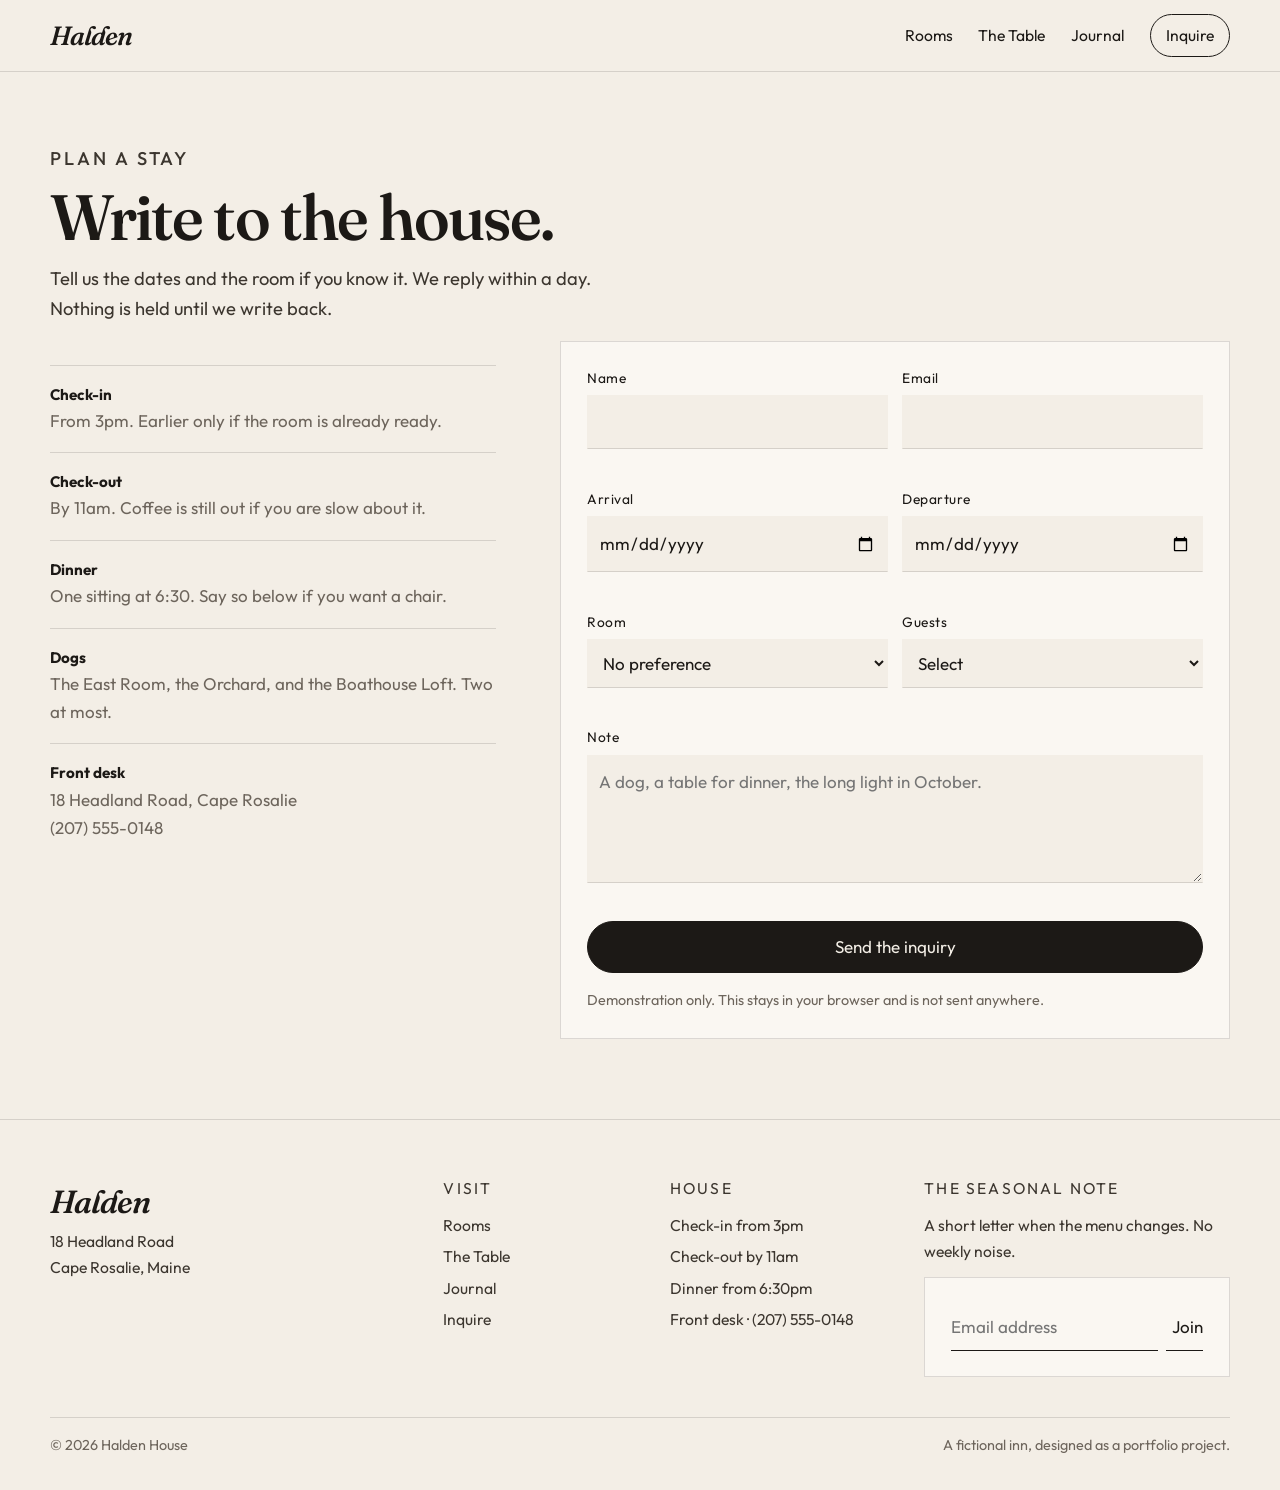
<file: inquire.html>
<!DOCTYPE html>
<html lang="en">

<head>
  <meta charset="utf-8" />
  <meta name="viewport" content="width=device-width, initial-scale=1" />
  <title>Inquire — Halden</title>
  <meta name="description" content="Ask about a room or a table at Halden, a house hotel in Cape Rosalie, Maine." />
  <meta name="theme-color" content="#f3eee6" />
  <link rel="icon" href="favicon.svg" type="image/svg+xml" />
  <link rel="preconnect" href="https://fonts.googleapis.com" />
  <link rel="preconnect" href="https://fonts.gstatic.com" crossorigin />
  <link
    href="https://fonts.googleapis.com/css2?family=Fraunces:ital,opsz,wght@0,9..144,500;0,9..144,560;1,9..144,500;1,9..144,560&family=Outfit:wght@400;500&display=swap"
    rel="stylesheet" />
  <link rel="stylesheet" href="css/styles.css" />
</head>

<body class="inner">
  <a class="skip" href="#main">Skip to content</a>
  <header class="site-header" data-header>
    <div class="header-inner">
      <a class="wordmark" href="index.html">Halden</a>
      <button class="nav-toggle" type="button" aria-expanded="false" aria-controls="site-nav" data-nav-toggle>
        <span class="nav-toggle-lines" aria-hidden="true"></span>
        <span class="sr-only">Menu</span>
      </button>
      <nav class="site-nav" id="site-nav" data-nav>
        <a href="rooms.html">Rooms</a>
        <a href="table.html">The Table</a>
        <a href="journal.html">Journal</a>
        <a class="nav-cta" href="inquire.html" aria-current="page">Inquire</a>
      </nav>
    </div>
  </header>

  <main id="main">
    <header class="masthead">
      <div class="wrap">
        <p class="eyebrow">Plan a stay</p>
        <h1>Write to the house.</h1>
        <p>Tell us the dates and the room if you know it. We reply within a day. Nothing is held until we write back.
        </p>
      </div>
    </header>

    <div class="wrap inquire-grid">
      <aside>
        <div class="facts-stack">
          <div>
            <strong>Check-in</strong>
            <span>From 3pm. Earlier only if the room is already ready.</span>
          </div>
          <div>
            <strong>Check-out</strong>
            <span>By 11am. Coffee is still out if you are slow about it.</span>
          </div>
          <div>
            <strong>Dinner</strong>
            <span>One sitting at 6:30. Say so below if you want a chair.</span>
          </div>
          <div>
            <strong>Dogs</strong>
            <span>The East Room, the Orchard, and the Boathouse Loft. Two at most.</span>
          </div>
          <div>
            <strong>Front desk</strong>
            <span>18 Headland Road, Cape Rosalie<br />(207) 555-0148</span>
          </div>
        </div>
      </aside>

      <div>
        <form data-inquiry novalidate>
          <div class="field-row">
            <div class="field">
              <label for="name">Name</label>
              <input id="name" name="name" type="text" autocomplete="name" required />
              <p class="error"></p>
            </div>
            <div class="field">
              <label for="email">Email</label>
              <input id="email" name="email" type="email" autocomplete="email" required />
              <p class="error"></p>
            </div>
          </div>
          <div class="field-row">
            <div class="field">
              <label for="arrival">Arrival</label>
              <input id="arrival" name="arrival" type="date" required />
              <p class="error"></p>
            </div>
            <div class="field">
              <label for="departure">Departure</label>
              <input id="departure" name="departure" type="date" required />
              <p class="error"></p>
            </div>
          </div>
          <div class="field-row">
            <div class="field">
              <label for="room">Room</label>
              <select id="room" name="room">
                <option value="">No preference</option>
                <option value="east">The East Room</option>
                <option value="widows-walk">The Widow’s Walk</option>
                <option value="library">The Library</option>
                <option value="boathouse">The Boathouse Loft</option>
                <option value="orchard">The Orchard</option>
                <option value="captain">The Captain’s Suite</option>
              </select>
              <p class="error"></p>
            </div>
            <div class="field">
              <label for="guests">Guests</label>
              <select id="guests" name="guests" required>
                <option value="">Select</option>
                <option value="1">1</option>
                <option value="2">2</option>
                <option value="3">3</option>
              </select>
              <p class="error"></p>
            </div>
          </div>
          <div class="field">
            <label for="message">Note</label>
            <textarea id="message" name="message"
              placeholder="A dog, a table for dinner, the long light in October."></textarea>
            <p class="error"></p>
          </div>
          <button class="btn" type="submit">Send the inquiry</button>
          <p class="form-note">Demonstration only. This stays in your browser and is not sent anywhere.</p>
        </form>

        <div class="success" data-success>
          <p class="eyebrow">Received</p>
          <h2>We have your note.</h2>
          <p>In a working inn this would reach the front desk, and someone would write back within a day. This one is a
            portfolio demo, so the message stopped here.</p>
          <p style="margin-top: 1.25rem"><a class="text-link" href="rooms.html">Look at the rooms again</a></p>
        </div>
      </div>
    </div>
  </main>

  <footer class="site-footer">
    <div class="wrap footer-grid">
      <div>
        <h2>Halden</h2>
        <p>18 Headland Road<br />Cape Rosalie, Maine</p>
      </div>
      <div>
        <p class="footer-title">Visit</p>
        <ul>
          <li><a href="rooms.html">Rooms</a></li>
          <li><a href="table.html">The Table</a></li>
          <li><a href="journal.html">Journal</a></li>
          <li><a href="inquire.html">Inquire</a></li>
        </ul>
      </div>
      <div>
        <p class="footer-title">House</p>
        <ul>
          <li>Check-in from 3pm</li>
          <li>Check-out by 11am</li>
          <li>Dinner from 6:30pm</li>
          <li>Front desk · (207) 555-0148</li>
        </ul>
      </div>
      <div>
        <p class="footer-title">The seasonal note</p>
        <p>A short letter when the menu changes. No weekly noise.</p>
        <form class="newsletter" data-newsletter>
          <label class="sr-only" for="footer-email">Email</label>
          <input id="footer-email" type="email" required placeholder="Email address" />
          <button type="submit">Join</button>
        </form>
        <p class="form-note" data-newsletter-note></p>
      </div>
    </div>
    <div class="wrap legal">
      <span>© <span data-year>2026</span> Halden House</span>
      <span>A fictional inn, designed as a portfolio project.</span>
    </div>
  </footer>
  <script src="js/main.js"></script>
</body>

</html>
</file>
<file: css/styles.css>
:root {
  --paper: #f3eee6;
  --paper-deep: #e6dfd3;
  --ink: #1c1916;
  --ink-soft: #3c362f;
  --muted: #6d655c;
  --line: rgba(28, 25, 22, 0.14);
  --clay: #8d3428;
  --moss: #314033;
  --white: #faf7f2;
  --serif: "Fraunces", "Iowan Old Style", Palatino, Georgia, serif;
  --sans: "Outfit", "Avenir Next", "Segoe UI", sans-serif;
  --header: 4.5rem;
  --max: 1180px;
  --shadow: 0 24px 60px rgba(28, 25, 22, 0.12);
}

*,
*::before,
*::after {
  box-sizing: border-box;
}

html {
  scroll-behavior: smooth;
  scroll-padding-top: calc(var(--header) + 1rem);
}

body {
  margin: 0;
  background: var(--paper);
  color: var(--ink);
  font-family: var(--sans);
  font-size: 1.0625rem;
  font-weight: 400;
  line-height: 1.65;
  text-rendering: optimizeLegibility;
  overflow-wrap: break-word;
}

body.nav-open {
  overflow: hidden;
}

body.nav-open .site-header {
  color: var(--ink);
}

img {
  max-width: 100%;
  display: block;
}

a {
  color: inherit;
}

button,
input,
select,
textarea {
  font: inherit;
  color: inherit;
}

h1,
h2,
h3,
h4,
p,
figure,
blockquote {
  margin: 0;
}

ul,
ol {
  margin: 0;
  padding: 0;
}

h1,
h2,
h3,
.wordmark,
.pull blockquote,
.dish h3,
.room h2,
.article-title {
  font-family: var(--serif);
  font-weight: 560;
  letter-spacing: -0.03em;
}

::selection {
  background: #e4c4b6;
  color: var(--ink);
}

:focus-visible {
  outline: 2px solid var(--clay);
  outline-offset: 3px;
}

.sr-only {
  position: absolute;
  width: 1px;
  height: 1px;
  padding: 0;
  margin: -1px;
  overflow: hidden;
  clip: rect(0, 0, 0, 0);
  white-space: nowrap;
  border: 0;
}

.skip {
  position: absolute;
  left: 1rem;
  top: -4rem;
  z-index: 80;
  background: var(--ink);
  color: var(--paper);
  padding: 0.6rem 0.9rem;
  text-decoration: none;
}

.skip:focus {
  top: 0.75rem;
}

.wrap {
  width: min(var(--max), calc(100% - 2.5rem));
  margin-inline: auto;
}

.story-grid > *,
.split > *,
.journal-feature > *,
.inquire-grid > *,
.two-col > *,
.note-block > *,
.footer-grid > *,
.room > *,
.room-grid > *,
.journal-grid > * {
  min-width: 0;
}

.eyebrow {
  margin: 0 0 0.75rem;
  font-size: 0.75rem;
  font-weight: 500;
  letter-spacing: 0.16em;
  text-transform: uppercase;
  color: var(--muted);
}

.lede {
  font-size: 1.125rem;
  color: var(--ink-soft);
  max-width: 42rem;
}

.section {
  padding: clamp(4.5rem, 8vw, 7.5rem) 0;
}

.section-head {
  display: flex;
  justify-content: space-between;
  align-items: flex-end;
  flex-wrap: wrap;
  gap: 1rem 1.5rem;
  margin-bottom: 2.5rem;
}

.section-head h2,
.masthead h1,
.band h2 {
  font-size: clamp(2.4rem, 5vw, 4.4rem);
  line-height: 0.96;
  font-weight: 560;
}

.text-link {
  display: inline-flex;
  align-items: center;
  gap: 0.45rem;
  color: var(--ink);
  text-decoration: none;
  border-bottom: 1px solid var(--ink);
  padding-bottom: 0.1rem;
  font-size: 0.95rem;
}

.text-link svg,
.btn svg {
  width: 16px;
  height: 16px;
  flex: none;
}

.btn {
  display: inline-flex;
  align-items: center;
  justify-content: center;
  gap: 0.55rem;
  min-height: 3rem;
  padding: 0.7rem 1.25rem;
  border-radius: 999px;
  border: 1px solid var(--ink);
  background: var(--ink);
  color: var(--paper);
  text-decoration: none;
  cursor: pointer;
  transition: transform 0.2s ease, background 0.2s ease, color 0.2s ease;
}

.btn:hover {
  transform: translateY(-1px);
  background: var(--clay);
  border-color: var(--clay);
}

.btn-ghost {
  background: transparent;
  color: inherit;
}

.btn-ghost:hover {
  background: var(--ink);
  color: var(--paper);
  border-color: var(--ink);
}

.site-header {
  position: fixed;
  inset: 0 0 auto 0;
  z-index: 50;
  height: var(--header);
  color: var(--paper);
  transition: background 0.25s ease, color 0.25s ease, border-color 0.25s ease;
}

body.inner .site-header,
.site-header.is-scrolled {
  background: var(--paper);
  color: var(--ink);
  border-bottom: 1px solid var(--line);
}

.header-inner {
  height: 100%;
  width: min(var(--max), calc(100% - 2.5rem));
  margin-inline: auto;
  display: flex;
  align-items: center;
  justify-content: space-between;
  gap: 1rem;
}

.wordmark {
  text-decoration: none;
  font-size: 1.65rem;
  font-weight: 560;
  letter-spacing: -0.04em;
  font-style: italic;
}

.site-nav {
  display: flex;
  align-items: center;
  gap: 1.6rem;
}

.site-nav a {
  text-decoration: none;
  font-size: 0.98rem;
}

.site-nav a[aria-current="page"] {
  text-decoration: underline;
  text-underline-offset: 0.35rem;
}

.nav-cta {
  border: 1px solid currentColor;
  border-radius: 999px;
  padding: 0.45rem 0.95rem;
  text-decoration: none !important;
}

body.home .site-header:not(.is-scrolled) .nav-cta {
  background: var(--paper);
  color: var(--ink);
  border-color: var(--paper);
}

.nav-toggle {
  display: none;
  position: relative;
  z-index: 2;
  width: 2.75rem;
  height: 2.75rem;
  border: 0;
  background: transparent;
  padding: 0;
  cursor: pointer;
}

.nav-toggle-lines,
.nav-toggle-lines::before,
.nav-toggle-lines::after {
  display: block;
  width: 1.35rem;
  height: 1.5px;
  background: currentColor;
  position: relative;
  transition: transform 0.2s ease, opacity 0.2s ease;
}

.nav-toggle-lines {
  margin-inline: auto;
}

.nav-toggle-lines::before,
.nav-toggle-lines::after {
  content: "";
  position: absolute;
  left: 0;
}

.nav-toggle-lines::before {
  top: -6px;
}

.nav-toggle-lines::after {
  top: 6px;
}

body.nav-open .nav-toggle-lines {
  background: transparent;
}

body.nav-open .nav-toggle-lines::before {
  top: 0;
  transform: rotate(45deg);
}

body.nav-open .nav-toggle-lines::after {
  top: 0;
  transform: rotate(-45deg);
}

.hero {
  min-height: 100svh;
  display: flex;
  flex-direction: column;
  justify-content: flex-end;
  box-sizing: border-box;
  padding: calc(var(--header) + 1.5rem) 0 clamp(1.75rem, 4vh, 3.5rem);
  color: #f6f1e8;
  background:
    linear-gradient(90deg, rgba(18, 14, 10, 0.72) 0%, rgba(18, 14, 10, 0.38) 46%, rgba(18, 14, 10, 0.12) 100%),
    linear-gradient(180deg, rgba(18, 14, 10, 0.28) 0%, rgba(18, 14, 10, 0.05) 36%, rgba(18, 14, 10, 0.45) 100%),
    url("https://images.pexels.com/photos/36486527/pexels-photo-36486527.jpeg?auto=compress&cs=tinysrgb&w=2000") center 30% / cover no-repeat;
}

.hero-inner {
  width: min(var(--max), calc(100% - 2.5rem));
  margin: 0 auto;
}

.hero .eyebrow {
  color: rgba(246, 241, 232, 0.78);
}

.hero h1 {
  font-size: clamp(2.7rem, min(6.2vw, 9vh), 5.5rem);
  line-height: 0.96;
  font-weight: 560;
  max-width: 11em;
}

.hero p {
  margin-top: 1.25rem;
  max-width: 36rem;
  font-size: 1.125rem;
  color: rgba(246, 241, 232, 0.9);
}

.hero-actions {
  display: flex;
  flex-wrap: wrap;
  gap: 0.75rem;
  margin-top: 1.75rem;
}

.hero .btn {
  background: var(--paper);
  color: var(--ink);
  border-color: var(--paper);
}

.hero .btn:hover {
  background: var(--white);
  border-color: var(--white);
  color: var(--ink);
}

.hero .btn-ghost {
  background: transparent;
  color: #f6f1e8;
  border-color: rgba(246, 241, 232, 0.55);
}

.hero .btn-ghost:hover {
  background: #f6f1e8;
  color: var(--ink);
  border-color: #f6f1e8;
}

.facts {
  display: grid;
  grid-template-columns: repeat(4, 1fr);
  border-bottom: 1px solid var(--line);
}

.facts div {
  padding: 1.35rem 0;
  border-left: 1px solid var(--line);
}

.facts div:first-child {
  border-left: 0;
  padding-left: 0;
}

.facts strong {
  display: block;
  font-family: var(--serif);
  font-size: 1.35rem;
  font-weight: 560;
  letter-spacing: -0.03em;
}

.facts span {
  color: var(--muted);
  font-size: 0.92rem;
}

.story-grid {
  display: grid;
  grid-template-columns: 0.9fr 1.1fr;
  gap: clamp(2rem, 5vw, 5rem);
  align-items: end;
}

.story-grid h2 {
  font-size: clamp(2.6rem, 5vw, 4.6rem);
  line-height: 0.96;
}

.story-copy p+p {
  margin-top: 1rem;
}

.story-figure {
  margin: clamp(2rem, 4vw, 3.5rem) 0 0;
  display: grid;
  grid-template-columns: 1.4fr 0.8fr;
  gap: 1rem;
  align-items: end;
}

.frame {
  position: relative;
  overflow: hidden;
  background: var(--paper-deep);
  width: 100%;
}

.frame img,
.dialog-media img {
  position: absolute;
  inset: 0;
  width: 100%;
  height: 100%;
  object-fit: cover;
}

.frame-tall {
  aspect-ratio: 4 / 5;
}

.frame-wide {
  aspect-ratio: 16 / 10;
}

.frame-room {
  aspect-ratio: 5 / 4;
}

.caption {
  color: var(--muted);
  font-size: 0.92rem;
  max-width: 26rem;
}

.room-grid,
.journal-grid {
  display: grid;
  grid-template-columns: repeat(3, 1fr);
  gap: 1.25rem;
}

.card {
  display: flex;
  flex-direction: column;
  min-height: 100%;
  text-decoration: none;
  color: inherit;
}

.card .frame img,
.room .frame img {
  transition: transform 0.6s ease;
}

.card:hover .frame img,
.room:hover .frame img {
  transform: scale(1.045);
}

.card-body,
.room-body {
  padding-top: 1rem;
  display: flex;
  flex-direction: column;
  gap: 0.45rem;
  flex: 1;
}

.card h3,
.room h2 {
  font-size: 1.85rem;
  line-height: 1.05;
}

.meta {
  margin-top: auto;
  padding-top: 0.8rem;
  display: flex;
  justify-content: flex-start;
  flex-wrap: wrap;
  gap: 0.35rem 1rem;
  color: var(--muted);
  font-size: 0.95rem;
}

.split {
  display: grid;
  grid-template-columns: 0.9fr 1.1fr;
  gap: clamp(1.5rem, 4vw, 4rem);
  align-items: center;
}

.menu-preview {
  display: flex;
  flex-direction: column;
}

.dish {
  display: grid;
  grid-template-columns: 1fr auto;
  gap: 1rem;
  padding: 1rem 0;
  border-top: 1px solid var(--line);
}

.dish:last-child {
  border-bottom: 1px solid var(--line);
}

.dish h3 {
  font-size: 1.45rem;
  line-height: 1.1;
}

.dish p {
  color: var(--muted);
  margin-top: 0.2rem;
}

.dish span {
  font-variant-numeric: tabular-nums;
  padding-top: 0.35rem;
}

.day-list {
  display: grid;
  gap: 0;
  margin-top: 2rem;
}

.day-list li {
  list-style: none;
  display: grid;
  grid-template-columns: 7rem 1fr;
  gap: 1.5rem;
  padding: 1.15rem 0;
  border-top: 1px solid var(--line);
}

.day-list {
  padding: 0;
  margin-bottom: 0;
}

.day-list li:last-child {
  border-bottom: 1px solid var(--line);
}

.day-list time {
  font-variant-numeric: tabular-nums;
  color: var(--muted);
}

.pull {
  margin: 0;
  padding: clamp(1rem, 3vw, 2rem) 0;
  max-width: 52rem;
}

.pull blockquote {
  font-size: clamp(2rem, 4vw, 3.3rem);
  line-height: 1.12;
  font-weight: 500;
}

.pull figcaption {
  margin-top: 1.25rem;
  color: var(--muted);
  letter-spacing: 0.04em;
}

.band {
  background: var(--ink);
  color: var(--paper);
}

.band .wrap {
  display: flex;
  justify-content: space-between;
  align-items: flex-end;
  gap: 2rem;
}

.band p {
  max-width: 34rem;
  color: rgba(243, 238, 230, 0.78);
  margin-top: 0.8rem;
}

.band .btn {
  background: var(--paper);
  color: var(--ink);
  border-color: var(--paper);
  flex: none;
}

.band .btn:hover {
  background: var(--white);
  color: var(--ink);
  border-color: var(--white);
}

.site-footer {
  padding: 3.5rem 0 2rem;
  border-top: 1px solid var(--line);
}

.footer-grid {
  display: grid;
  grid-template-columns: 1.3fr 0.7fr 0.8fr 1.1fr;
  gap: 2rem;
}

.site-footer h2 {
  font-family: var(--serif);
  font-style: italic;
  font-size: 2rem;
  font-weight: 560;
}

.site-footer p,
.site-footer a,
.site-footer li {
  color: var(--ink-soft);
  font-size: 0.98rem;
}

.site-footer ul {
  list-style: none;
  margin: 0;
  padding: 0;
  display: grid;
  gap: 0.35rem;
}

.site-footer a {
  text-decoration: none;
}

.site-footer a:hover {
  text-decoration: underline;
}

.footer-title {
  margin-bottom: 0.7rem;
  font-size: 0.75rem;
  letter-spacing: 0.14em;
  text-transform: uppercase;
  color: var(--muted);
}

.newsletter {
  display: flex;
  gap: 0.5rem;
  margin-top: 0.8rem;
}

.newsletter input {
  flex: 1;
  min-width: 0;
  background: transparent;
  border: 0;
  border-bottom: 1px solid var(--ink);
  padding: 0.55rem 0;
  border-radius: 0;
}

.newsletter button {
  background: transparent;
  border: 0;
  border-bottom: 1px solid var(--ink);
  padding: 0.55rem 0 0.55rem 0.4rem;
  cursor: pointer;
}

.legal {
  margin-top: 2.5rem;
  padding-top: 1rem;
  border-top: 1px solid var(--line);
  display: flex;
  justify-content: space-between;
  gap: 1rem;
  color: var(--muted);
  font-size: 0.9rem;
}

.masthead {
  padding: calc(var(--header) + 3.5rem) 0 1rem;
}

.masthead p {
  margin-top: 1rem;
  max-width: 38rem;
  color: var(--ink-soft);
  font-size: 1.15rem;
}

.filters {
  display: flex;
  flex-wrap: wrap;
  gap: 0.5rem;
  margin: 1.5rem 0 2rem;
}

.filters button {
  background: transparent;
  border: 1px solid var(--line);
  border-radius: 999px;
  padding: 0.45rem 0.9rem;
  cursor: pointer;
}

.filters button[aria-pressed="true"] {
  background: var(--ink);
  color: var(--paper);
  border-color: var(--ink);
}

.room-list {
  display: flex;
  flex-direction: column;
}

.room {
  display: grid;
  grid-template-columns: 0.85fr 1.15fr;
  gap: clamp(1.25rem, 3vw, 3rem);
  padding: 2rem 0;
  border-top: 1px solid var(--line);
  align-items: center;
}

.room:last-child {
  border-bottom: 1px solid var(--line);
}

.room.is-hidden {
  display: none;
}

.room-actions,
.meta {
  flex-wrap: wrap;
}

.room-actions {
  display: flex;
  gap: 0.75rem 1rem;
  align-items: center;
  margin-top: 1rem;
}

.detail-btn {
  background: transparent;
  border: 0;
  padding: 0;
  cursor: pointer;
  text-decoration: underline;
  text-underline-offset: 0.2rem;
}

.empty-note {
  display: none;
  padding: 2rem 0;
  color: var(--muted);
}

.empty-note.is-visible {
  display: block;
}

.page-photo {
  margin-top: 1rem;
}

.two-col {
  display: grid;
  grid-template-columns: 1fr 1fr;
  gap: clamp(2rem, 5vw, 5rem);
}

.note {
  color: var(--muted);
  margin-top: 1rem;
}

dialog {
  width: min(720px, calc(100% - 2rem));
  max-height: calc(100svh - 2rem);
  margin: auto;
  overflow: auto;
  border: 0;
  padding: 0;
  background: var(--white);
  color: var(--ink);
  box-shadow: var(--shadow);
}

dialog::backdrop {
  background: rgba(28, 25, 22, 0.46);
}

.dialog-body {
  padding: 1.25rem;
}

.dialog-media {
  position: relative;
  aspect-ratio: 16 / 9;
  overflow: hidden;
  background: var(--paper-deep);
}

.dialog-top {
  display: flex;
  justify-content: space-between;
  gap: 1rem;
  align-items: flex-start;
}

.dialog-top h2 {
  font-size: clamp(2rem, 4vw, 3rem);
  line-height: 1;
}

.icon-btn {
  width: 2.5rem;
  height: 2.5rem;
  border-radius: 999px;
  border: 1px solid var(--line);
  background: transparent;
  cursor: pointer;
}

.amenity-list {
  display: flex;
  flex-wrap: wrap;
  gap: 0.45rem;
  margin: 1rem 0 1.25rem;
  padding: 0;
  list-style: none;
}

.amenity-list li {
  border: 1px solid var(--line);
  border-radius: 999px;
  padding: 0.3rem 0.7rem;
  font-size: 0.92rem;
}

.journal-feature {
  display: grid;
  grid-template-columns: 1.15fr 0.85fr;
  gap: clamp(1.5rem, 4vw, 3.5rem);
  align-items: center;
  text-decoration: none;
  color: inherit;
  margin-bottom: 3rem;
}

.journal-feature h2 {
  font-size: clamp(2.2rem, 4vw, 3.6rem);
  line-height: 1;
  margin: 0.4rem 0 0.8rem;
}

.notes {
  display: grid;
  gap: 0;
}

.note-block {
  padding: 2rem 0;
  border-top: 1px solid var(--line);
  display: grid;
  grid-template-columns: 0.7fr 1.3fr;
  gap: 2rem;
}

.note-block:last-child {
  border-bottom: 1px solid var(--line);
}

.essay {
  width: min(740px, calc(100% - 2.5rem));
  margin: 0 auto;
  padding-bottom: 5rem;
}

.essay-hero {
  margin: 1.5rem 0 2rem;
}

.essay-hero img {
  width: 100%;
  aspect-ratio: 16 / 9;
  object-fit: cover;
}

.prose p {
  font-family: var(--serif);
  font-size: 1.22rem;
  line-height: 1.55;
  font-weight: 460;
  margin-top: 1.15rem;
}

.prose p:first-child::first-letter {
  font-size: 3.4rem;
  float: left;
  line-height: 0.8;
  padding: 0.15rem 0.45rem 0 0;
  font-weight: 560;
}

.inquire-grid {
  display: grid;
  grid-template-columns: 0.8fr 1.2fr;
  gap: clamp(2rem, 5vw, 4.5rem);
  align-items: start;
  padding-bottom: 5rem;
}

.facts-stack {
  display: grid;
  gap: 1.1rem;
  margin-top: 1.5rem;
}

.facts-stack div {
  padding-top: 1rem;
  border-top: 1px solid var(--line);
}

.facts-stack strong {
  display: block;
  font-size: 0.95rem;
}

.facts-stack span {
  color: var(--muted);
}

form {
  display: grid;
  gap: 0.95rem;
  background: var(--white);
  padding: clamp(1.2rem, 2vw, 1.8rem);
  border: 1px solid var(--line);
}

.field {
  display: grid;
  gap: 0.35rem;
  min-width: 0;
}

.field-row {
  display: grid;
  grid-template-columns: 1fr 1fr;
  gap: 0.85rem;
}

label {
  font-size: 0.86rem;
  letter-spacing: 0.04em;
}

input,
select,
textarea {
  width: 100%;
  max-width: 100%;
  min-width: 0;
  background: var(--paper);
  border: 1px solid transparent;
  border-bottom: 1px solid var(--line);
  padding: 0.75rem 0.7rem;
  border-radius: 0;
}

textarea {
  min-height: 8rem;
  resize: vertical;
}

input:focus,
select:focus,
textarea:focus {
  outline: 2px solid var(--clay);
  outline-offset: 1px;
  background: var(--white);
}

.field.has-error input,
.field.has-error select,
.field.has-error textarea {
  border-bottom-color: var(--clay);
}

.error {
  min-height: 1.1rem;
  color: var(--clay);
  font-size: 0.85rem;
}

.form-note {
  color: var(--muted);
  font-size: 0.9rem;
}

.success {
  display: none;
  background: var(--white);
  border: 1px solid var(--line);
  padding: clamp(1.5rem, 3vw, 2.5rem);
}

form.is-hidden {
  display: none;
}

.success.is-visible {
  display: block;
}

.success h2 {
  font-size: clamp(2rem, 4vw, 3rem);
  line-height: 1;
  margin-bottom: 0.75rem;
}

@media (max-width: 1000px) {
  .room-grid,
  .journal-grid,
  .footer-grid {
    grid-template-columns: 1fr 1fr;
  }

  .story-grid,
  .split,
  .journal-feature,
  .inquire-grid,
  .two-col,
  .note-block {
    grid-template-columns: 1fr;
    gap: 1.5rem;
  }
}

@media (max-width: 900px) {
  .nav-toggle {
    display: grid;
    place-items: center;
  }

  .site-nav {
    position: fixed;
    inset: 0;
    z-index: 1;
    height: 100dvh;
    background: var(--paper);
    color: var(--ink);
    flex-direction: column;
    justify-content: center;
    gap: 1.4rem;
    transform: translateY(-100%);
    visibility: hidden;
    overflow: auto;
    transition: transform 0.28s ease, visibility 0.28s ease;
  }

  body.nav-open .site-nav {
    transform: none;
    visibility: visible;
  }

  .site-nav a {
    font-family: var(--serif);
    font-size: clamp(1.8rem, 8vw, 2.4rem);
    line-height: 1.1;
  }

  .nav-cta {
    border: 0;
    padding: 0;
    border-radius: 0;
  }

  body.home .site-header:not(.is-scrolled) .nav-cta {
    background: transparent;
    color: inherit;
  }

  .facts,
  .story-figure,
  .room,
  .field-row,
  .band .wrap {
    grid-template-columns: 1fr;
  }

  .facts {
    grid-template-columns: 1fr 1fr;
  }

  .facts div {
    border-left: 0;
    border-top: 1px solid var(--line);
    padding-left: 0;
  }

  .facts div:nth-child(1),
  .facts div:nth-child(2) {
    border-top: 0;
  }

  .band .wrap,
  .legal {
    flex-direction: column;
    align-items: flex-start;
  }

  .day-list li {
    grid-template-columns: 1fr;
    gap: 0.2rem;
  }

  .hero {
    background-position: center top, center top, 72% 22%;
  }

  .masthead {
    padding-top: calc(var(--header) + 2.25rem);
  }
}

@media (max-width: 720px) {
  .wrap,
  .header-inner {
    width: min(var(--max), calc(100% - 1.5rem));
  }

  .room-grid,
  .journal-grid,
  .footer-grid,
  .facts {
    grid-template-columns: 1fr;
  }

  .facts div {
    border-top: 1px solid var(--line);
  }

  .facts div:first-child {
    border-top: 0;
  }

  .hero {
    padding-top: calc(var(--header) + 1rem);
    padding-bottom: 1.75rem;
  }

  .hero-inner {
    width: min(var(--max), calc(100% - 2rem));
  }

  .hero h1 {
    font-size: clamp(2.45rem, 11vw, 3.4rem);
    max-width: none;
  }

  .hero .eyebrow {
    letter-spacing: 0.08em;
    font-size: 0.68rem;
  }

  .hero p,
  .lede {
    font-size: 1rem;
  }

  .section {
    padding: 3.25rem 0;
  }

  .section-head h2,
  .masthead h1,
  .band h2 {
    font-size: clamp(2.05rem, 9vw, 2.8rem);
  }

  .card h3,
  .room h2 {
    font-size: 1.65rem;
  }

  .pull blockquote {
    font-size: clamp(1.55rem, 7vw, 2.15rem);
  }

  .dish h3 {
    font-size: 1.25rem;
  }

  .newsletter {
    flex-direction: column;
    align-items: stretch;
  }

  .newsletter button {
    align-self: flex-start;
  }

  dialog {
    width: calc(100% - 1rem);
    max-height: calc(100dvh - 1rem);
  }

  .dialog-body .btn {
    width: 100%;
  }

  .prose p {
    font-size: 1.08rem;
  }

  .prose p:first-child::first-letter {
    font-size: 2.5rem;
  }

  .essay {
    width: min(740px, calc(100% - 1.5rem));
  }
}

@media (max-height: 760px) {
  .hero h1 {
    font-size: clamp(2.15rem, min(8vw, 8vh), 4rem);
  }

  .hero p {
    margin-top: 0.65rem;
  }

  .hero-actions {
    margin-top: 0.9rem;
  }
}

@media (prefers-reduced-motion: reduce) {
  html {
    scroll-behavior: auto;
  }

  *,
  *::before,
  *::after {
    animation: none !important;
    transition: none !important;
  }
}
</file>
